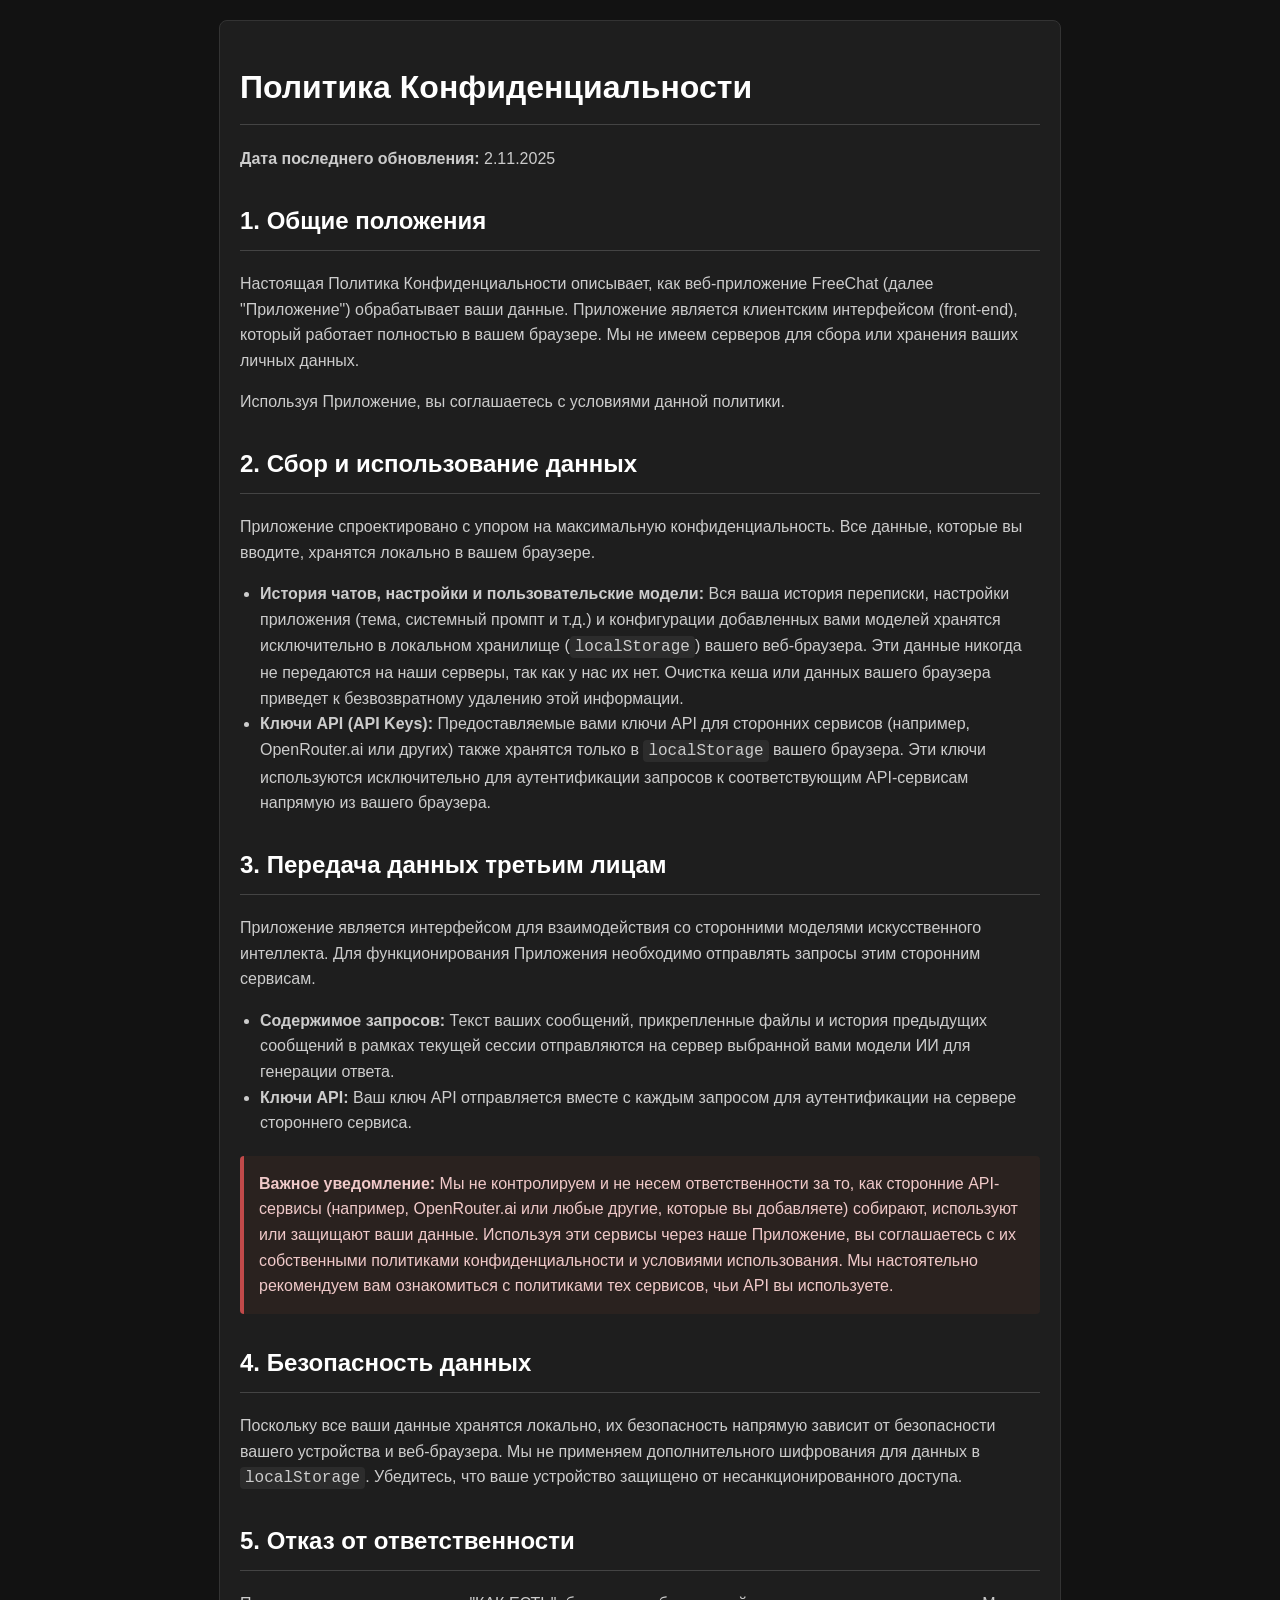
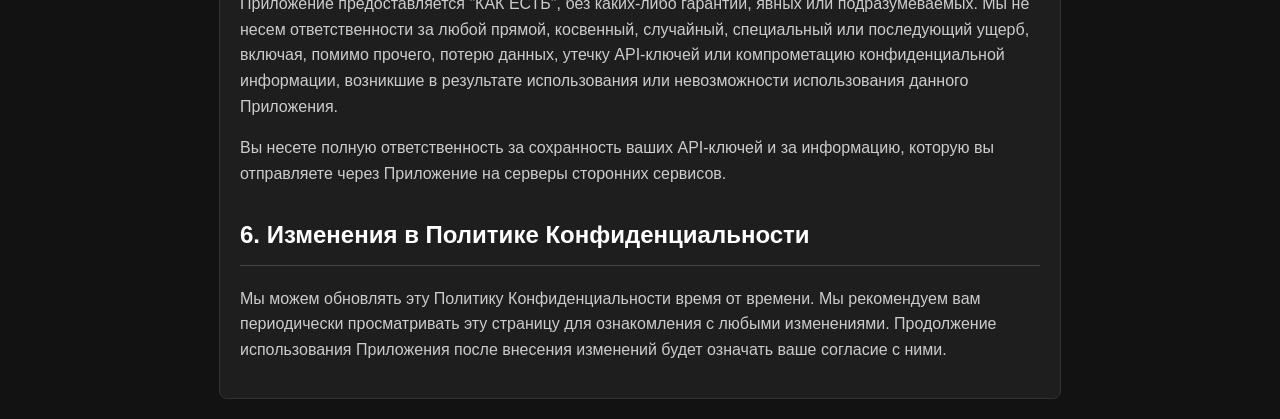
<file: privacy.html>
<!DOCTYPE html>
<html lang="ru">
<head>
    <meta charset="UTF-8">
    <meta name="viewport" content="width=device-width, initial-scale=1.0">
    <title>Политика Конфиденциальности - FreeChat</title>
    <style>
        body {
            font-family: -apple-system, BlinkMacSystemFont, "Segoe UI", Roboto, Helvetica, Arial, sans-serif;
            line-height: 1.6;
            margin: 0;
            padding: 0;
            background-color: #121212;
            color: #e0e0e0;
        }
        .container {
            max-width: 800px;
            margin: 20px auto;
            padding: 20px;
            background-color: #1e1e1e;
            border: 1px solid #333;
            border-radius: 8px;
        }
        h1, h2 {
            color: #ffffff;
            border-bottom: 1px solid #444;
            padding-bottom: 10px;
        }
        h1 {
            font-size: 2em;
        }
        h2 {
            font-size: 1.5em;
            margin-top: 30px;
        }
        p, li {
            font-size: 1em;
            color: #cccccc;
        }
        ul {
            padding-left: 20px;
        }
        code {
            background-color: #2c2c2c;
            padding: 2px 5px;
            border-radius: 4px;
            font-family: "Courier New", Courier, monospace;
        }
        .disclaimer {
            background-color: #2a221f;
            border-left: 4px solid #c14a4a;
            padding: 15px;
            margin-top: 20px;
            border-radius: 4px;
        }
        .disclaimer p {
            margin: 0;
            color: #f0c9c9;
        }
        a {
            color: #4a5fc1;
            text-decoration: none;
        }
        a:hover {
            text-decoration: underline;
        }
    </style>
</head>
<body>
    <div class="container">
        <h1>Политика Конфиденциальности</h1>
        <p><strong>Дата последнего обновления:</strong> 2.11.2025</p>

        <h2>1. Общие положения</h2>
        <p>Настоящая Политика Конфиденциальности описывает, как веб-приложение FreeChat (далее "Приложение") обрабатывает ваши данные. Приложение является клиентским интерфейсом (front-end), который работает полностью в вашем браузере. Мы не имеем серверов для сбора или хранения ваших личных данных.</p>
        <p>Используя Приложение, вы соглашаетесь с условиями данной политики.</p>

        <h2>2. Сбор и использование данных</h2>
        <p>Приложение спроектировано с упором на максимальную конфиденциальность. Все данные, которые вы вводите, хранятся локально в вашем браузере.</p>
        <ul>
            <li><strong>История чатов, настройки и пользовательские модели:</strong> Вся ваша история переписки, настройки приложения (тема, системный промпт и т.д.) и конфигурации добавленных вами моделей хранятся исключительно в локальном хранилище (<code>localStorage</code>) вашего веб-браузера. Эти данные никогда не передаются на наши серверы, так как у нас их нет. Очистка кеша или данных вашего браузера приведет к безвозвратному удалению этой информации.</li>
            <li><strong>Ключи API (API Keys):</strong> Предоставляемые вами ключи API для сторонних сервисов (например, OpenRouter.ai или других) также хранятся только в <code>localStorage</code> вашего браузера. Эти ключи используются исключительно для аутентификации запросов к соответствующим API-сервисам напрямую из вашего браузера.</li>
        </ul>

        <h2>3. Передача данных третьим лицам</h2>
        <p>Приложение является интерфейсом для взаимодействия со сторонними моделями искусственного интеллекта. Для функционирования Приложения необходимо отправлять запросы этим сторонним сервисам.</p>
        <ul>
            <li><strong>Содержимое запросов:</strong> Текст ваших сообщений, прикрепленные файлы и история предыдущих сообщений в рамках текущей сессии отправляются на сервер выбранной вами модели ИИ для генерации ответа.</li>
            <li><strong>Ключи API:</strong> Ваш ключ API отправляется вместе с каждым запросом для аутентификации на сервере стороннего сервиса.</li>
        </ul>
        <div class="disclaimer">
            <p><strong>Важное уведомление:</strong> Мы не контролируем и не несем ответственности за то, как сторонние API-сервисы (например, OpenRouter.ai или любые другие, которые вы добавляете) собирают, используют или защищают ваши данные. Используя эти сервисы через наше Приложение, вы соглашаетесь с их собственными политиками конфиденциальности и условиями использования. Мы настоятельно рекомендуем вам ознакомиться с политиками тех сервисов, чьи API вы используете.</p>
        </div>

        <h2>4. Безопасность данных</h2>
        <p>Поскольку все ваши данные хранятся локально, их безопасность напрямую зависит от безопасности вашего устройства и веб-браузера. Мы не применяем дополнительного шифрования для данных в <code>localStorage</code>. Убедитесь, что ваше устройство защищено от несанкционированного доступа.</p>

        <h2>5. Отказ от ответственности</h2>
        <p>Приложение предоставляется "КАК ЕСТЬ", без каких-либо гарантий, явных или подразумеваемых. Мы не несем ответственности за любой прямой, косвенный, случайный, специальный или последующий ущерб, включая, помимо прочего, потерю данных, утечку API-ключей или компрометацию конфиденциальной информации, возникшие в результате использования или невозможности использования данного Приложения.</p>
        <p>Вы несете полную ответственность за сохранность ваших API-ключей и за информацию, которую вы отправляете через Приложение на серверы сторонних сервисов.</p>

        <h2>6. Изменения в Политике Конфиденциальности</h2>
        <p>Мы можем обновлять эту Политику Конфиденциальности время от времени. Мы рекомендуем вам периодически просматривать эту страницу для ознакомления с любыми изменениями. Продолжение использования Приложения после внесения изменений будет означать ваше согласие с ними.</p>
    </div>
</body>
</html>
</file>
